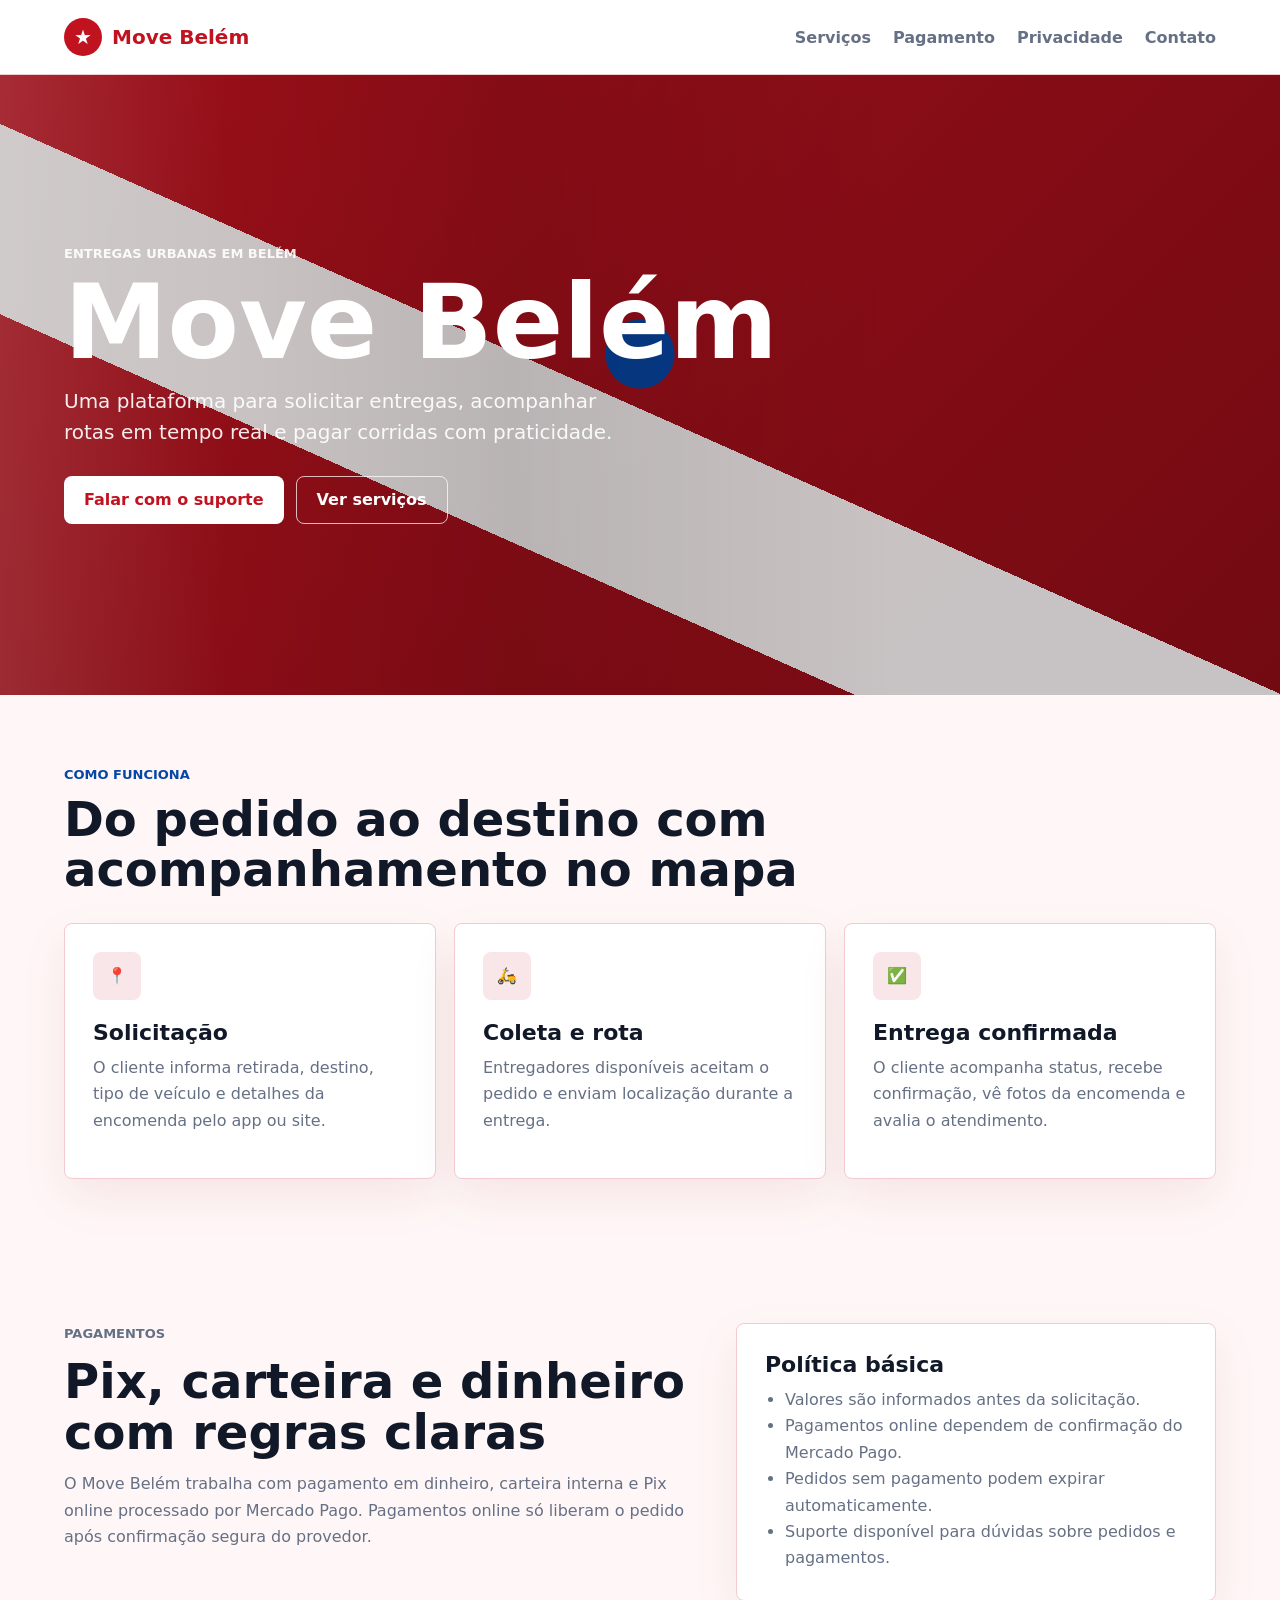
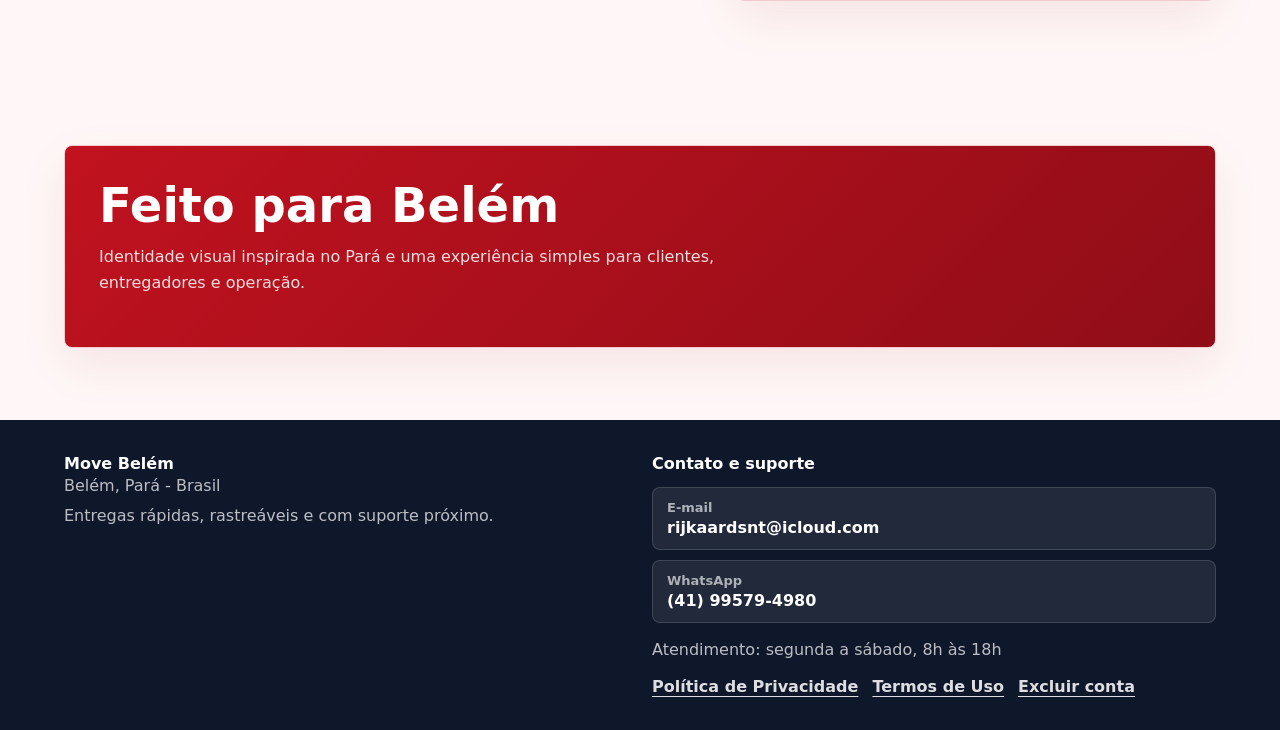
<file: index.html>
<!doctype html>
<html lang="pt-BR">
  <head>
    <meta charset="utf-8" />
    <meta name="viewport" content="width=device-width, initial-scale=1" />
    <title>Move Belém | Entregas rápidas em Belém</title>
    <meta
      name="description"
      content="Move Belém conecta clientes e entregadores para entregas urbanas rápidas, rastreáveis e seguras em Belém."
    />
    <meta property="og:title" content="Move Belém" />
    <meta
      property="og:description"
      content="Solicite entregas, acompanhe no mapa e pague com Pix pelo app."
    />
    <meta property="og:type" content="website" />
    <link rel="stylesheet" href="./styles.css" />
  </head>
  <body>
    <header class="topbar">
      <a class="brand" href="#inicio" aria-label="Move Belém">
        <span class="brand-mark">★</span>
        <span>Move Belém</span>
      </a>
      <nav class="nav" aria-label="Navegação principal">
        <a href="#servicos">Serviços</a>
        <a href="#pagamento">Pagamento</a>
        <a href="./privacidade.html">Privacidade</a>
        <a href="#contato">Contato</a>
      </nav>
    </header>

    <main>
      <section id="inicio" class="hero">
        <div class="hero-flag" aria-hidden="true">
          <span class="flag-star">★</span>
        </div>
        <div class="hero-content">
          <p class="eyebrow">Entregas urbanas em Belém</p>
          <h1>Move Belém</h1>
          <p class="lead">
            Uma plataforma para solicitar entregas, acompanhar rotas em tempo
            real e pagar corridas com praticidade.
          </p>
          <div class="hero-actions">
            <a class="button primary" href="#contato">Falar com o suporte</a>
            <a class="button secondary" href="#servicos">Ver serviços</a>
          </div>
        </div>
      </section>

      <section id="servicos" class="section">
        <div class="section-heading">
          <p class="eyebrow">Como funciona</p>
          <h2>Do pedido ao destino com acompanhamento no mapa</h2>
        </div>
        <div class="grid three">
          <article class="card">
            <span class="icon">📍</span>
            <h3>Solicitação</h3>
            <p>
              O cliente informa retirada, destino, tipo de veículo e detalhes
              da encomenda pelo app ou site.
            </p>
          </article>
          <article class="card">
            <span class="icon">🛵</span>
            <h3>Coleta e rota</h3>
            <p>
              Entregadores disponíveis aceitam o pedido e enviam localização
              durante a entrega.
            </p>
          </article>
          <article class="card">
            <span class="icon">✅</span>
            <h3>Entrega confirmada</h3>
            <p>
              O cliente acompanha status, recebe confirmação, vê fotos da
              encomenda e avalia o atendimento.
            </p>
          </article>
        </div>
      </section>

      <section id="pagamento" class="section split">
        <div>
          <p class="eyebrow">Pagamentos</p>
          <h2>Pix, carteira e dinheiro com regras claras</h2>
          <p>
            O Move Belém trabalha com pagamento em dinheiro, carteira interna e
            Pix online processado por Mercado Pago. Pagamentos online só liberam
            o pedido após confirmação segura do provedor.
          </p>
        </div>
        <div class="panel">
          <h3>Política básica</h3>
          <ul>
            <li>Valores são informados antes da solicitação.</li>
            <li>Pagamentos online dependem de confirmação do Mercado Pago.</li>
            <li>Pedidos sem pagamento podem expirar automaticamente.</li>
            <li>Suporte disponível para dúvidas sobre pedidos e pagamentos.</li>
          </ul>
        </div>
      </section>

      <section class="section">
        <div class="notice">
          <h2>Feito para Belém</h2>
          <p>
            Identidade visual inspirada no Pará e uma experiência simples para
            clientes, entregadores e operação.
          </p>
        </div>
      </section>
    </main>

    <footer id="contato" class="footer">
      <div>
        <strong>Move Belém</strong>
        <p>Belém, Pará - Brasil</p>
        <p>Entregas rápidas, rastreáveis e com suporte próximo.</p>
      </div>
      <div>
        <strong>Contato e suporte</strong>
        <div class="contact-grid">
          <a class="contact-link" href="mailto:rijkaardsnt@icloud.com">
            <span>E-mail</span>
            <strong>rijkaardsnt@icloud.com</strong>
          </a>
          <a
            class="contact-link"
            href="https://wa.me/5541995794980?text=Ola%2C%20preciso%20de%20suporte%20no%20Move%20Belem."
            target="_blank"
            rel="noopener"
          >
            <span>WhatsApp</span>
            <strong>(41) 99579-4980</strong>
          </a>
        </div>
        <p>Atendimento: segunda a sábado, 8h às 18h</p>
        <div class="legal-links">
          <a href="./privacidade.html">Política de Privacidade</a>
          <a href="./termos.html">Termos de Uso</a>
          <a href="./exclusao-de-conta.html">Excluir conta</a>
        </div>
      </div>
    </footer>
  </body>
</html>
</file>
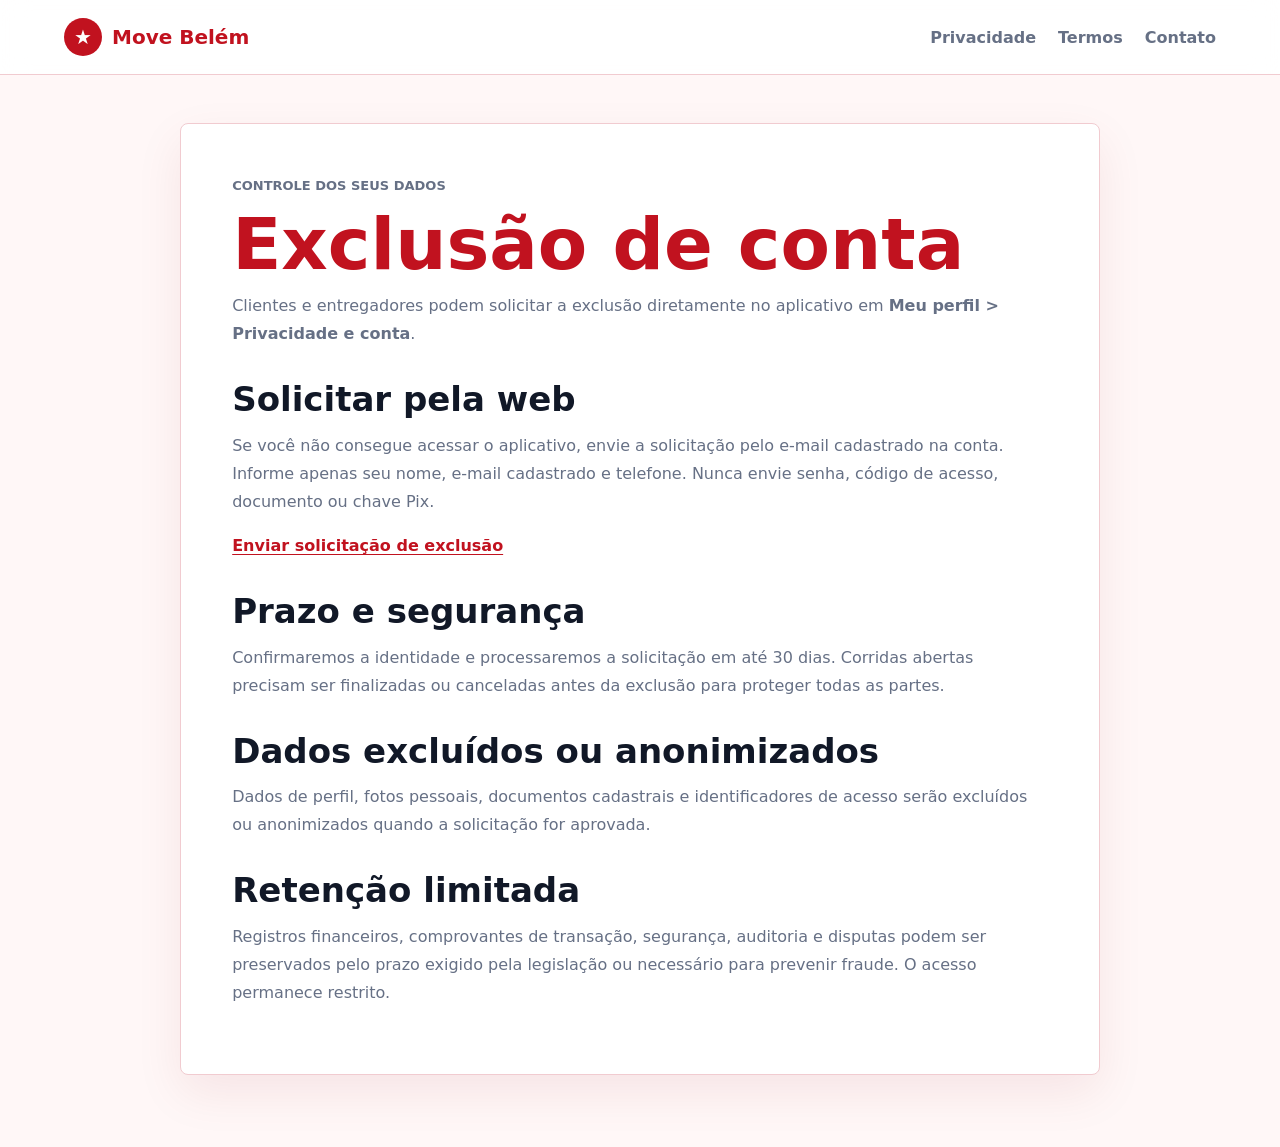
<file: exclusao-de-conta.html>
<!doctype html>
<html lang="pt-BR">
  <head>
    <meta charset="utf-8" />
    <meta name="viewport" content="width=device-width, initial-scale=1" />
    <title>Exclusão de Conta | Move Belém</title>
    <meta
      name="description"
      content="Solicite a exclusão da sua conta e dos dados associados ao Move Belém."
    />
    <link rel="stylesheet" href="./styles.css" />
  </head>
  <body>
    <header class="topbar">
      <a class="brand" href="./index.html" aria-label="Move Belém">
        <span class="brand-mark">★</span>
        <span>Move Belém</span>
      </a>
      <nav class="nav" aria-label="Navegação principal">
        <a href="./privacidade.html">Privacidade</a>
        <a href="./termos.html">Termos</a>
        <a href="./index.html#contato">Contato</a>
      </nav>
    </header>

    <main class="legal-page">
      <article class="legal-document">
        <p class="eyebrow">Controle dos seus dados</p>
        <h1>Exclusão de conta</h1>
        <p>
          Clientes e entregadores podem solicitar a exclusão diretamente no
          aplicativo em <strong>Meu perfil &gt; Privacidade e conta</strong>.
        </p>

        <h2>Solicitar pela web</h2>
        <p>
          Se você não consegue acessar o aplicativo, envie a solicitação pelo
          e-mail cadastrado na conta. Informe apenas seu nome, e-mail cadastrado e
          telefone. Nunca envie senha, código de acesso, documento ou chave Pix.
        </p>
        <p>
          <a href="mailto:rijkaardsnt@icloud.com?subject=Exclusao%20de%20conta%20Move%20Belem&body=Nome%3A%0AE-mail%20cadastrado%3A%0ATelefone%3A%0ASolicito%20a%20exclusao%20da%20minha%20conta%20Move%20Belem.">
            Enviar solicitação de exclusão
          </a>
        </p>

        <h2>Prazo e segurança</h2>
        <p>
          Confirmaremos a identidade e processaremos a solicitação em até 30
          dias. Corridas abertas precisam ser finalizadas ou canceladas antes da
          exclusão para proteger todas as partes.
        </p>

        <h2>Dados excluídos ou anonimizados</h2>
        <p>
          Dados de perfil, fotos pessoais, documentos cadastrais e identificadores
          de acesso serão excluídos ou anonimizados quando a solicitação for
          aprovada.
        </p>

        <h2>Retenção limitada</h2>
        <p>
          Registros financeiros, comprovantes de transação, segurança, auditoria e
          disputas podem ser preservados pelo prazo exigido pela legislação ou
          necessário para prevenir fraude. O acesso permanece restrito.
        </p>
      </article>
    </main>
  </body>
</html>
</file>
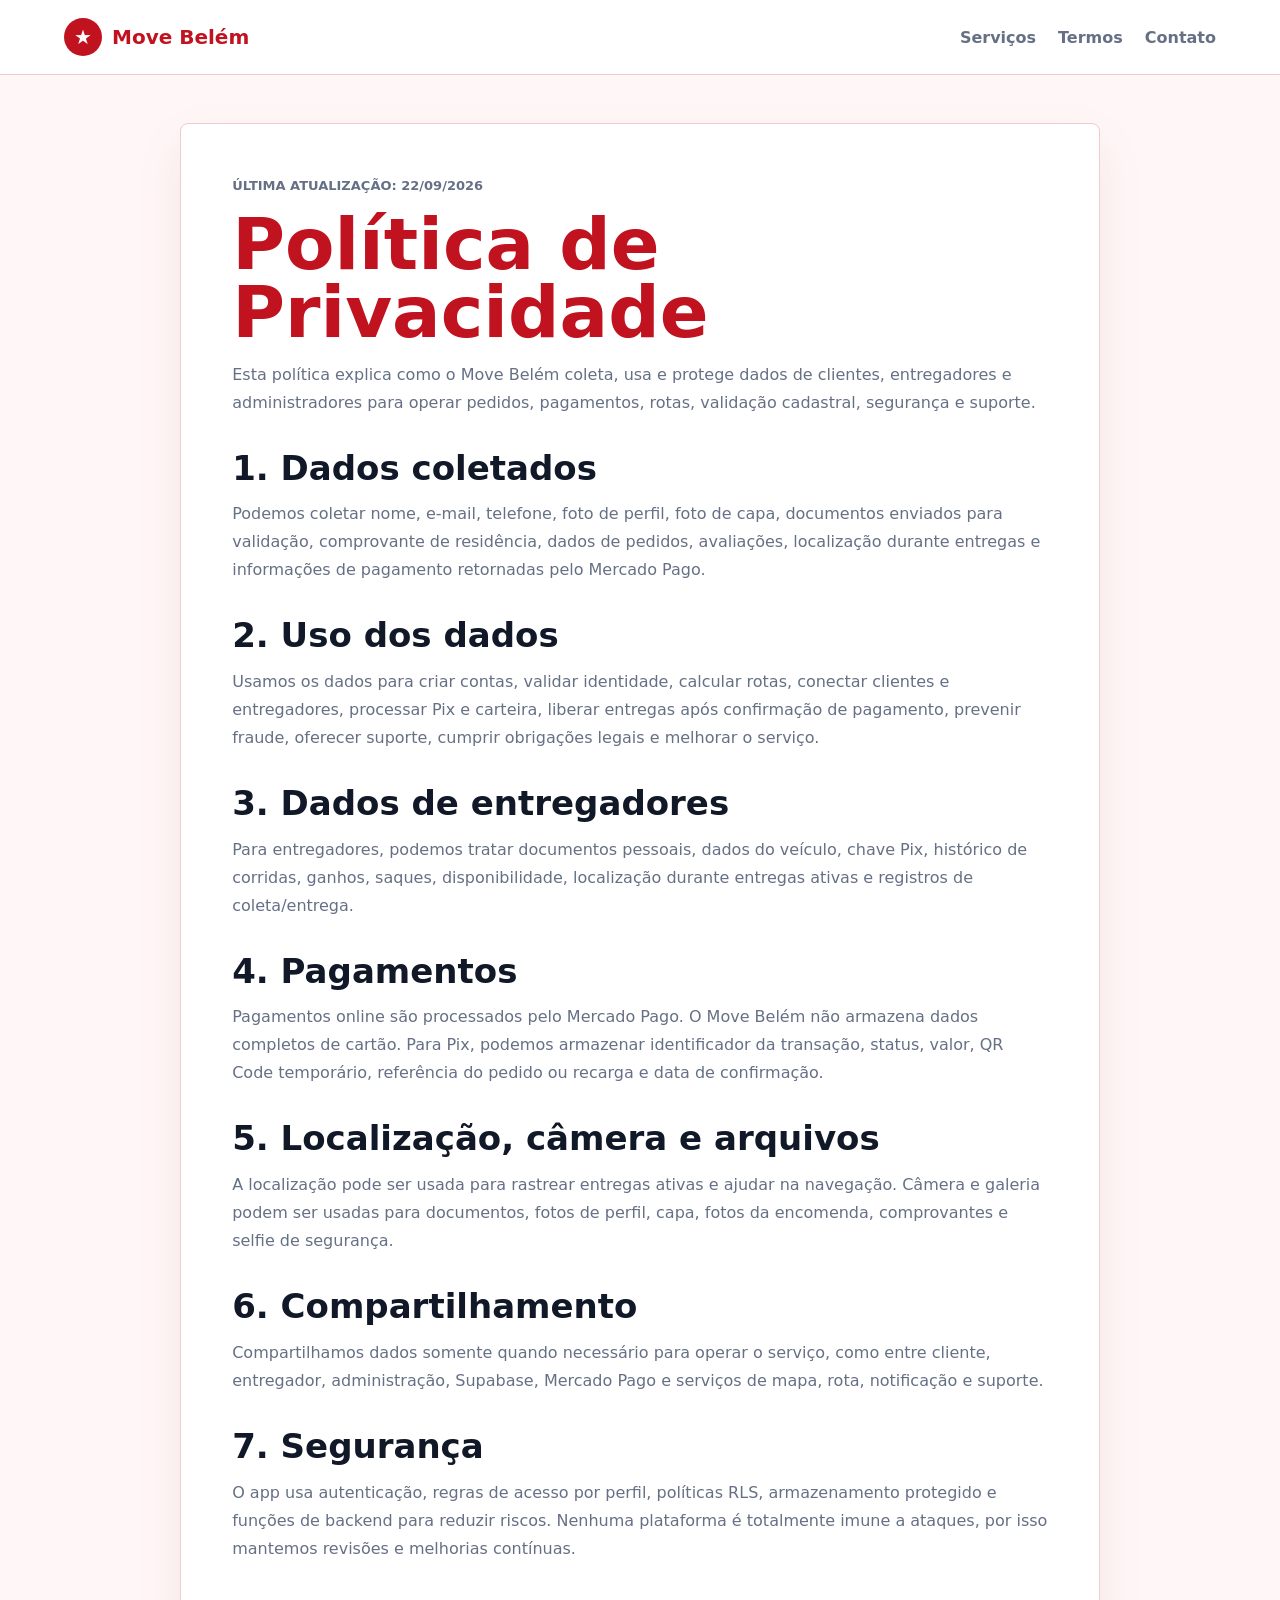
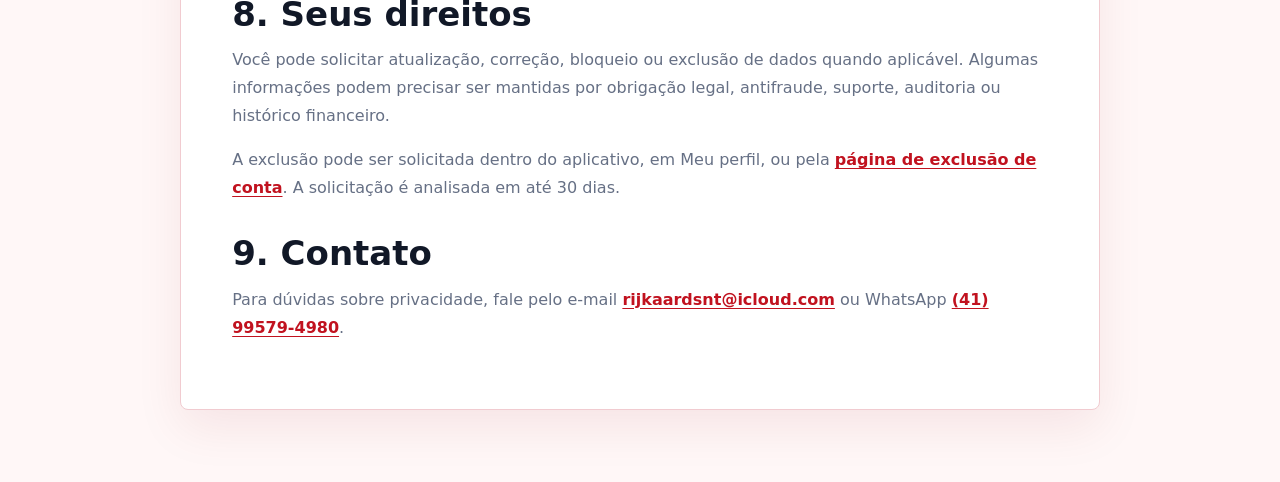
<file: privacidade.html>
<!doctype html>
<html lang="pt-BR">
  <head>
    <meta charset="utf-8" />
    <meta name="viewport" content="width=device-width, initial-scale=1" />
    <title>Política de Privacidade | Move Belém</title>
    <meta
      name="description"
      content="Política de Privacidade do Move Belém para clientes, entregadores e administradores."
    />
    <link rel="stylesheet" href="./styles.css" />
  </head>
  <body>
    <header class="topbar">
      <a class="brand" href="./index.html" aria-label="Move Belém">
        <span class="brand-mark">★</span>
        <span>Move Belém</span>
      </a>
      <nav class="nav" aria-label="Navegação principal">
        <a href="./index.html#servicos">Serviços</a>
        <a href="./termos.html">Termos</a>
        <a href="./index.html#contato">Contato</a>
      </nav>
    </header>

    <main class="legal-page">
      <article class="legal-document">
        <p class="eyebrow">Última atualização: 22/09/2026</p>
        <h1>Política de Privacidade</h1>
        <p>
          Esta política explica como o Move Belém coleta, usa e protege dados de
          clientes, entregadores e administradores para operar pedidos, pagamentos,
          rotas, validação cadastral, segurança e suporte.
        </p>

        <h2>1. Dados coletados</h2>
        <p>
          Podemos coletar nome, e-mail, telefone, foto de perfil, foto de capa,
          documentos enviados para validação, comprovante de residência, dados de
          pedidos, avaliações, localização durante entregas e informações de
          pagamento retornadas pelo Mercado Pago.
        </p>

        <h2>2. Uso dos dados</h2>
        <p>
          Usamos os dados para criar contas, validar identidade, calcular rotas,
          conectar clientes e entregadores, processar Pix e carteira, liberar
          entregas após confirmação de pagamento, prevenir fraude, oferecer
          suporte, cumprir obrigações legais e melhorar o serviço.
        </p>

        <h2>3. Dados de entregadores</h2>
        <p>
          Para entregadores, podemos tratar documentos pessoais, dados do veículo,
          chave Pix, histórico de corridas, ganhos, saques, disponibilidade,
          localização durante entregas ativas e registros de coleta/entrega.
        </p>

        <h2>4. Pagamentos</h2>
        <p>
          Pagamentos online são processados pelo Mercado Pago. O Move Belém não
          armazena dados completos de cartão. Para Pix, podemos armazenar
          identificador da transação, status, valor, QR Code temporário,
          referência do pedido ou recarga e data de confirmação.
        </p>

        <h2>5. Localização, câmera e arquivos</h2>
        <p>
          A localização pode ser usada para rastrear entregas ativas e ajudar na
          navegação. Câmera e galeria podem ser usadas para documentos, fotos de
          perfil, capa, fotos da encomenda, comprovantes e selfie de segurança.
        </p>

        <h2>6. Compartilhamento</h2>
        <p>
          Compartilhamos dados somente quando necessário para operar o serviço,
          como entre cliente, entregador, administração, Supabase, Mercado Pago e
          serviços de mapa, rota, notificação e suporte.
        </p>

        <h2>7. Segurança</h2>
        <p>
          O app usa autenticação, regras de acesso por perfil, políticas RLS,
          armazenamento protegido e funções de backend para reduzir riscos.
          Nenhuma plataforma é totalmente imune a ataques, por isso mantemos
          revisões e melhorias contínuas.
        </p>

        <h2>8. Seus direitos</h2>
        <p>
          Você pode solicitar atualização, correção, bloqueio ou exclusão de dados
          quando aplicável. Algumas informações podem precisar ser mantidas por
          obrigação legal, antifraude, suporte, auditoria ou histórico financeiro.
        </p>
        <p>
          A exclusão pode ser solicitada dentro do aplicativo, em Meu perfil, ou
          pela <a href="./exclusao-de-conta.html">página de exclusão de conta</a>.
          A solicitação é analisada em até 30 dias.
        </p>

        <h2>9. Contato</h2>
        <p>
          Para dúvidas sobre privacidade, fale pelo e-mail
          <a href="mailto:rijkaardsnt@icloud.com">rijkaardsnt@icloud.com</a> ou
          WhatsApp
          <a
            href="https://wa.me/5541995794980?text=Ola%2C%20preciso%20de%20suporte%20no%20Move%20Belem."
            target="_blank"
            rel="noopener"
            >(41) 99579-4980</a
          >.
        </p>
      </article>
    </main>
  </body>
</html>
</file>
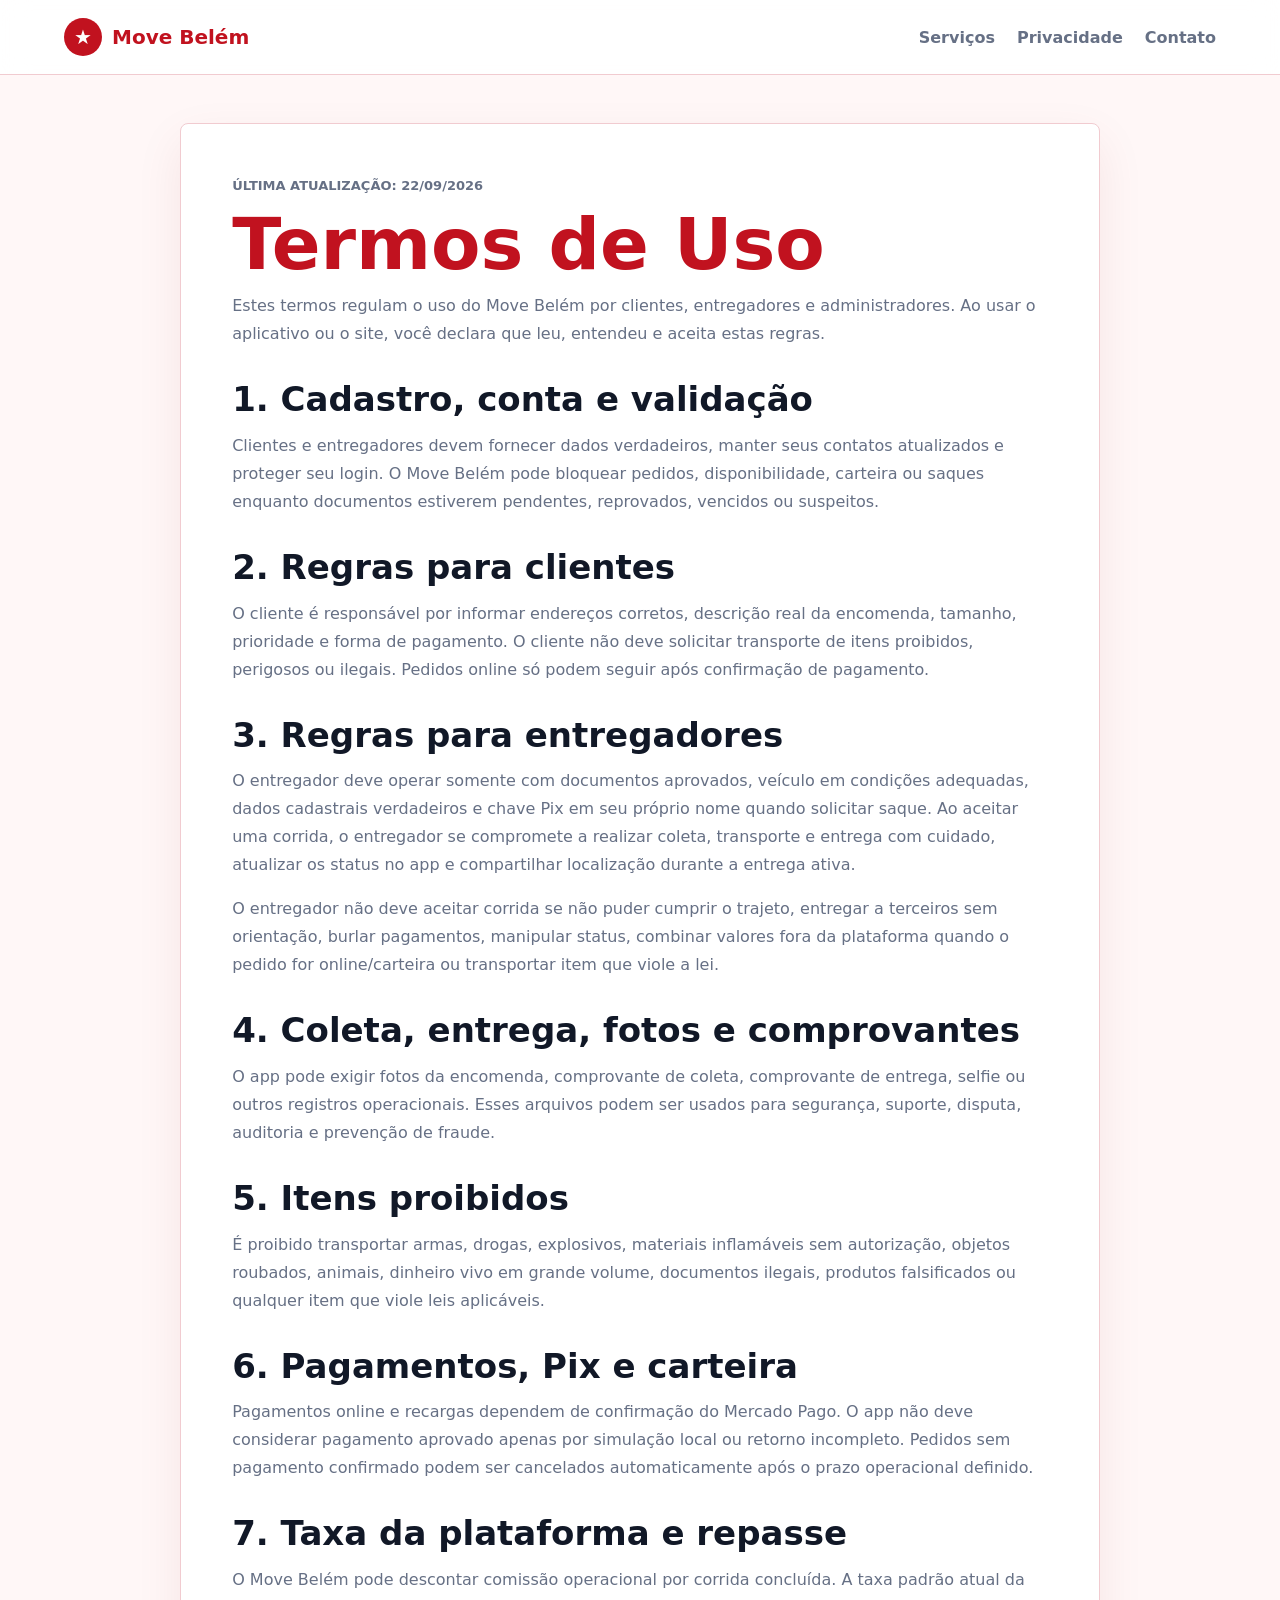
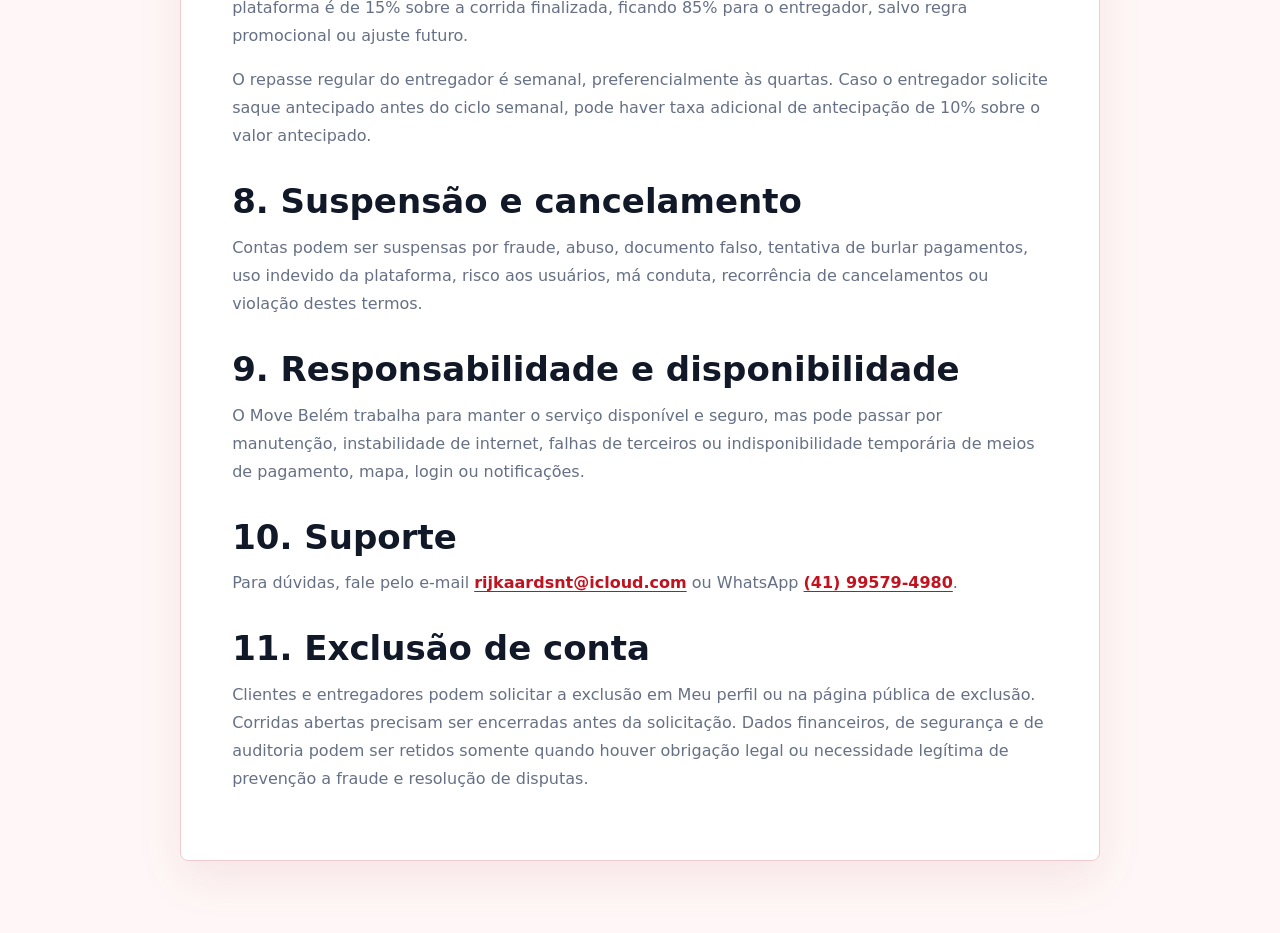
<file: termos.html>
<!doctype html>
<html lang="pt-BR">
  <head>
    <meta charset="utf-8" />
    <meta name="viewport" content="width=device-width, initial-scale=1" />
    <title>Termos de Uso | Move Belém</title>
    <meta
      name="description"
      content="Termos de Uso do Move Belém para clientes, entregadores e administradores."
    />
    <link rel="stylesheet" href="./styles.css" />
  </head>
  <body>
    <header class="topbar">
      <a class="brand" href="./index.html" aria-label="Move Belém">
        <span class="brand-mark">★</span>
        <span>Move Belém</span>
      </a>
      <nav class="nav" aria-label="Navegação principal">
        <a href="./index.html#servicos">Serviços</a>
        <a href="./privacidade.html">Privacidade</a>
        <a href="./index.html#contato">Contato</a>
      </nav>
    </header>

    <main class="legal-page">
      <article class="legal-document">
        <p class="eyebrow">Última atualização: 22/09/2026</p>
        <h1>Termos de Uso</h1>
        <p>
          Estes termos regulam o uso do Move Belém por clientes, entregadores e
          administradores. Ao usar o aplicativo ou o site, você declara que leu,
          entendeu e aceita estas regras.
        </p>

        <h2>1. Cadastro, conta e validação</h2>
        <p>
          Clientes e entregadores devem fornecer dados verdadeiros, manter seus
          contatos atualizados e proteger seu login. O Move Belém pode bloquear
          pedidos, disponibilidade, carteira ou saques enquanto documentos
          estiverem pendentes, reprovados, vencidos ou suspeitos.
        </p>

        <h2>2. Regras para clientes</h2>
        <p>
          O cliente é responsável por informar endereços corretos, descrição real
          da encomenda, tamanho, prioridade e forma de pagamento. O cliente não
          deve solicitar transporte de itens proibidos, perigosos ou ilegais.
          Pedidos online só podem seguir após confirmação de pagamento.
        </p>

        <h2>3. Regras para entregadores</h2>
        <p>
          O entregador deve operar somente com documentos aprovados, veículo em
          condições adequadas, dados cadastrais verdadeiros e chave Pix em seu
          próprio nome quando solicitar saque. Ao aceitar uma corrida, o
          entregador se compromete a realizar coleta, transporte e entrega com
          cuidado, atualizar os status no app e compartilhar localização durante a
          entrega ativa.
        </p>
        <p>
          O entregador não deve aceitar corrida se não puder cumprir o trajeto,
          entregar a terceiros sem orientação, burlar pagamentos, manipular status,
          combinar valores fora da plataforma quando o pedido for online/carteira
          ou transportar item que viole a lei.
        </p>

        <h2>4. Coleta, entrega, fotos e comprovantes</h2>
        <p>
          O app pode exigir fotos da encomenda, comprovante de coleta, comprovante
          de entrega, selfie ou outros registros operacionais. Esses arquivos
          podem ser usados para segurança, suporte, disputa, auditoria e prevenção
          de fraude.
        </p>

        <h2>5. Itens proibidos</h2>
        <p>
          É proibido transportar armas, drogas, explosivos, materiais inflamáveis
          sem autorização, objetos roubados, animais, dinheiro vivo em grande
          volume, documentos ilegais, produtos falsificados ou qualquer item que
          viole leis aplicáveis.
        </p>

        <h2>6. Pagamentos, Pix e carteira</h2>
        <p>
          Pagamentos online e recargas dependem de confirmação do Mercado Pago.
          O app não deve considerar pagamento aprovado apenas por simulação local
          ou retorno incompleto. Pedidos sem pagamento confirmado podem ser
          cancelados automaticamente após o prazo operacional definido.
        </p>

        <h2>7. Taxa da plataforma e repasse</h2>
        <p>
          O Move Belém pode descontar comissão operacional por corrida concluída.
          A taxa padrão atual da plataforma é de 15% sobre a corrida finalizada,
          ficando 85% para o entregador, salvo regra promocional ou ajuste futuro.
        </p>
        <p>
          O repasse regular do entregador é semanal, preferencialmente às quartas.
          Caso o entregador solicite saque antecipado antes do ciclo semanal, pode
          haver taxa adicional de antecipação de 10% sobre o valor antecipado.
        </p>

        <h2>8. Suspensão e cancelamento</h2>
        <p>
          Contas podem ser suspensas por fraude, abuso, documento falso, tentativa
          de burlar pagamentos, uso indevido da plataforma, risco aos usuários,
          má conduta, recorrência de cancelamentos ou violação destes termos.
        </p>

        <h2>9. Responsabilidade e disponibilidade</h2>
        <p>
          O Move Belém trabalha para manter o serviço disponível e seguro, mas
          pode passar por manutenção, instabilidade de internet, falhas de terceiros
          ou indisponibilidade temporária de meios de pagamento, mapa, login ou
          notificações.
        </p>

        <h2>10. Suporte</h2>
        <p>
          Para dúvidas, fale pelo e-mail
          <a href="mailto:rijkaardsnt@icloud.com">rijkaardsnt@icloud.com</a> ou
          WhatsApp
          <a
            href="https://wa.me/5541995794980?text=Ola%2C%20preciso%20de%20suporte%20no%20Move%20Belem."
            target="_blank"
            rel="noopener"
            >(41) 99579-4980</a
          >.
        </p>
        <h2>11. Exclusão de conta</h2>
        <p>
          Clientes e entregadores podem solicitar a exclusão em Meu perfil ou na
          página pública de exclusão. Corridas abertas precisam ser encerradas
          antes da solicitação. Dados financeiros, de segurança e de auditoria
          podem ser retidos somente quando houver obrigação legal ou necessidade
          legítima de prevenção a fraude e resolução de disputas.
        </p>
      </article>
    </main>
  </body>
</html>
</file>
<file: styles.css>
:root {
  --red: #c1121f;
  --red-dark: #8f0d17;
  --blue: #0647a6;
  --ink: #111827;
  --muted: #667085;
  --line: #f1cbd0;
  --paper: #fff7f7;
  --white: #ffffff;
}

* {
  box-sizing: border-box;
}

html {
  scroll-behavior: smooth;
}

body {
  margin: 0;
  background: var(--paper);
  color: var(--ink);
  font-family:
    Inter, ui-sans-serif, system-ui, -apple-system, BlinkMacSystemFont, "Segoe UI",
    sans-serif;
}

a {
  color: inherit;
  text-decoration: none;
}

.topbar {
  position: sticky;
  top: 0;
  z-index: 10;
  display: flex;
  align-items: center;
  justify-content: space-between;
  gap: 24px;
  padding: 18px clamp(18px, 5vw, 72px);
  background: rgba(255, 255, 255, 0.9);
  border-bottom: 1px solid var(--line);
  backdrop-filter: blur(14px);
}

.brand,
.nav,
.hero-actions {
  display: flex;
  align-items: center;
}

.brand {
  gap: 10px;
  font-size: 20px;
  font-weight: 900;
  color: var(--red);
}

.brand-mark {
  display: grid;
  width: 38px;
  height: 38px;
  place-items: center;
  color: var(--white);
  background: var(--red);
  border-radius: 50%;
}

.nav {
  gap: 22px;
  color: var(--muted);
  font-weight: 700;
}

.nav a:hover {
  color: var(--red);
}

.hero {
  position: relative;
  min-height: 620px;
  display: grid;
  align-items: center;
  padding: 92px clamp(18px, 5vw, 72px);
  overflow: hidden;
  background: var(--red);
}

.hero-flag {
  position: absolute;
  inset: 0;
  background:
    linear-gradient(24deg, transparent 0 32%, rgba(255, 255, 255, 0.95) 32% 48%, transparent 48%),
    radial-gradient(circle at 50% 45%, var(--blue) 0 34px, transparent 35px),
    linear-gradient(135deg, var(--red), var(--red-dark));
}

.hero-flag::after {
  content: "";
  position: absolute;
  inset: 0;
  background:
    linear-gradient(90deg, rgba(255, 255, 255, 0.12), transparent 18%, rgba(0, 0, 0, 0.08) 40%, transparent 70%),
    rgba(0, 0, 0, 0.2);
}

.flag-star {
  position: absolute;
  left: 50%;
  top: 45%;
  translate: -50% -50%;
  color: var(--blue);
  font-size: 74px;
}

.hero-content {
  position: relative;
  z-index: 1;
  max-width: 720px;
  color: var(--white);
}

.eyebrow {
  margin: 0 0 12px;
  color: var(--blue);
  font-size: 13px;
  font-weight: 900;
  letter-spacing: 0;
  text-transform: uppercase;
}

.hero .eyebrow {
  color: rgba(255, 255, 255, 0.9);
}

h1,
h2,
h3,
p {
  margin-top: 0;
}

h1 {
  margin-bottom: 14px;
  font-size: clamp(48px, 10vw, 104px);
  line-height: 0.95;
  letter-spacing: 0;
}

h2 {
  margin-bottom: 14px;
  font-size: clamp(28px, 4vw, 48px);
  line-height: 1.05;
  letter-spacing: 0;
}

h3 {
  margin-bottom: 10px;
  font-size: 22px;
}

.lead {
  max-width: 580px;
  color: rgba(255, 255, 255, 0.92);
  font-size: 20px;
  line-height: 1.55;
}

.hero-actions {
  flex-wrap: wrap;
  gap: 12px;
  margin-top: 28px;
}

.button {
  min-height: 48px;
  display: inline-flex;
  align-items: center;
  justify-content: center;
  padding: 0 20px;
  border-radius: 8px;
  font-weight: 900;
}

.button.primary {
  color: var(--red);
  background: var(--white);
}

.button.secondary {
  color: var(--white);
  border: 1px solid rgba(255, 255, 255, 0.72);
}

.section {
  padding: 72px clamp(18px, 5vw, 72px);
}

.section-heading {
  max-width: 760px;
  margin-bottom: 28px;
}

.grid {
  display: grid;
  gap: 18px;
}

.grid.three {
  grid-template-columns: repeat(3, minmax(0, 1fr));
}

.card,
.panel,
.notice {
  background: var(--white);
  border: 1px solid var(--line);
  border-radius: 8px;
  box-shadow: 0 18px 48px rgba(143, 13, 23, 0.08);
}

.card {
  padding: 28px;
}

.icon {
  display: inline-grid;
  width: 48px;
  height: 48px;
  place-items: center;
  margin-bottom: 20px;
  background: rgba(193, 18, 31, 0.1);
  border-radius: 8px;
}

.card p,
.split p,
.notice p,
.footer p,
li {
  color: var(--muted);
  line-height: 1.65;
}

.split {
  display: grid;
  grid-template-columns: minmax(0, 1fr) minmax(320px, 480px);
  gap: 28px;
  align-items: start;
}

.panel {
  padding: 28px;
}

.panel ul {
  margin: 0;
  padding-left: 20px;
}

.notice {
  padding: 34px;
  color: var(--white);
  background: linear-gradient(135deg, var(--red), var(--red-dark));
}

.notice p {
  max-width: 720px;
  color: rgba(255, 255, 255, 0.86);
}

.footer {
  display: grid;
  grid-template-columns: 1fr 1fr;
  gap: 24px;
  padding: 34px clamp(18px, 5vw, 72px);
  background: #0f172a;
  color: var(--white);
}

.footer p {
  margin-bottom: 4px;
  color: rgba(255, 255, 255, 0.72);
}

.contact-grid {
  display: grid;
  gap: 10px;
  margin: 14px 0;
}

.contact-link {
  display: grid;
  gap: 3px;
  padding: 12px 14px;
  background: rgba(255, 255, 255, 0.08);
  border: 1px solid rgba(255, 255, 255, 0.14);
  border-radius: 8px;
}

.contact-link span {
  color: rgba(255, 255, 255, 0.64);
  font-size: 13px;
  font-weight: 800;
}

.contact-link strong {
  color: var(--white);
}

.contact-link:not(.disabled):hover {
  border-color: rgba(255, 255, 255, 0.36);
  background: rgba(255, 255, 255, 0.12);
}

.contact-link.disabled {
  opacity: 0.72;
}

.legal-links {
  display: flex;
  flex-wrap: wrap;
  gap: 14px;
  margin-top: 14px;
}

.legal-links a {
  color: rgba(255, 255, 255, 0.86);
  font-weight: 800;
  text-decoration: underline;
  text-underline-offset: 4px;
}

.legal-page {
  padding: 48px clamp(18px, 5vw, 72px) 72px;
}

.legal-document {
  max-width: 920px;
  margin: 0 auto;
  padding: clamp(24px, 4vw, 52px);
  background: var(--white);
  border: 1px solid var(--line);
  border-radius: 8px;
  box-shadow: 0 18px 48px rgba(143, 13, 23, 0.08);
}

.legal-document h1 {
  color: var(--red);
  font-size: clamp(38px, 7vw, 72px);
}

.legal-document h2 {
  margin-top: 34px;
  font-size: clamp(23px, 3vw, 34px);
}

.legal-document p {
  color: var(--muted);
  line-height: 1.75;
}

.legal-document a {
  color: var(--red);
  font-weight: 800;
  text-decoration: underline;
  text-underline-offset: 3px;
}

@media (max-width: 820px) {
  .topbar,
  .footer,
  .split,
  .grid.three {
    grid-template-columns: 1fr;
  }

  .topbar {
    align-items: flex-start;
  }

  .nav {
    flex-wrap: wrap;
  }

  .hero {
    min-height: 560px;
  }

  .grid.three {
    display: grid;
  }
}
</file>
